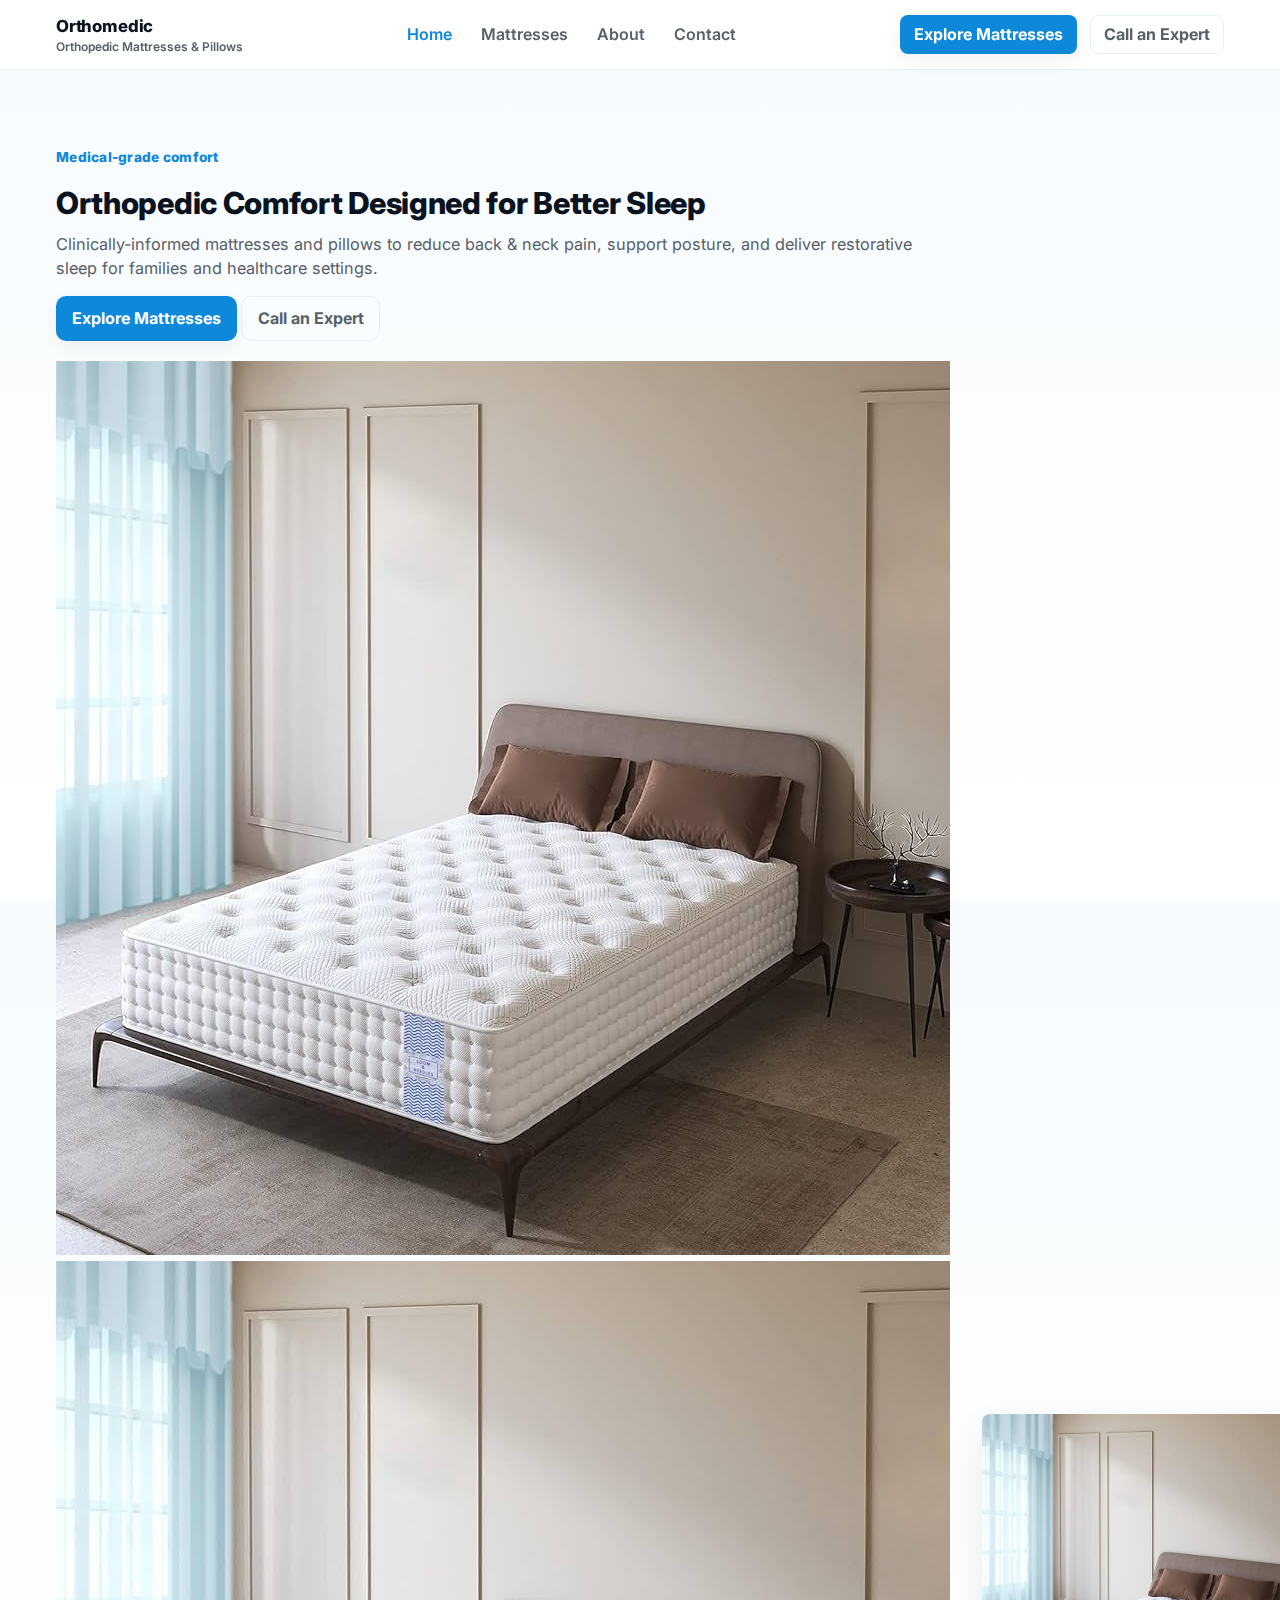
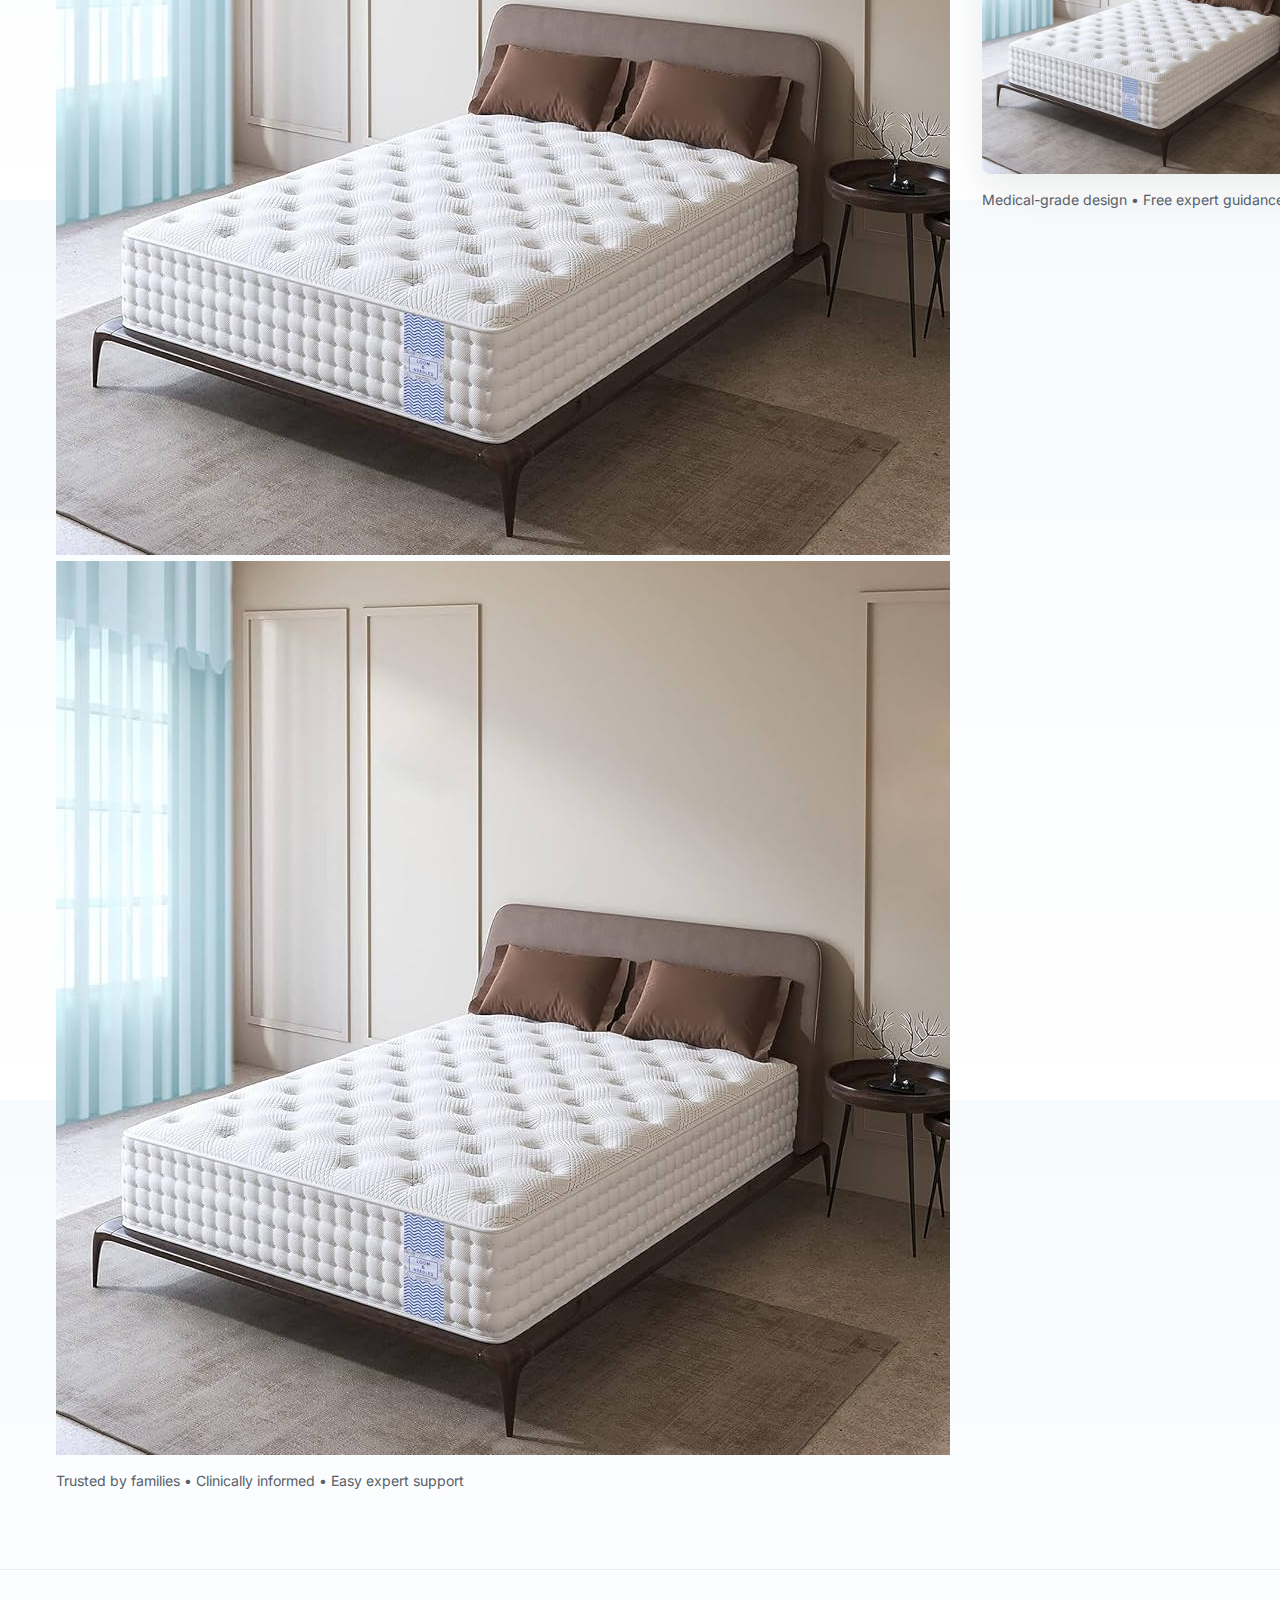
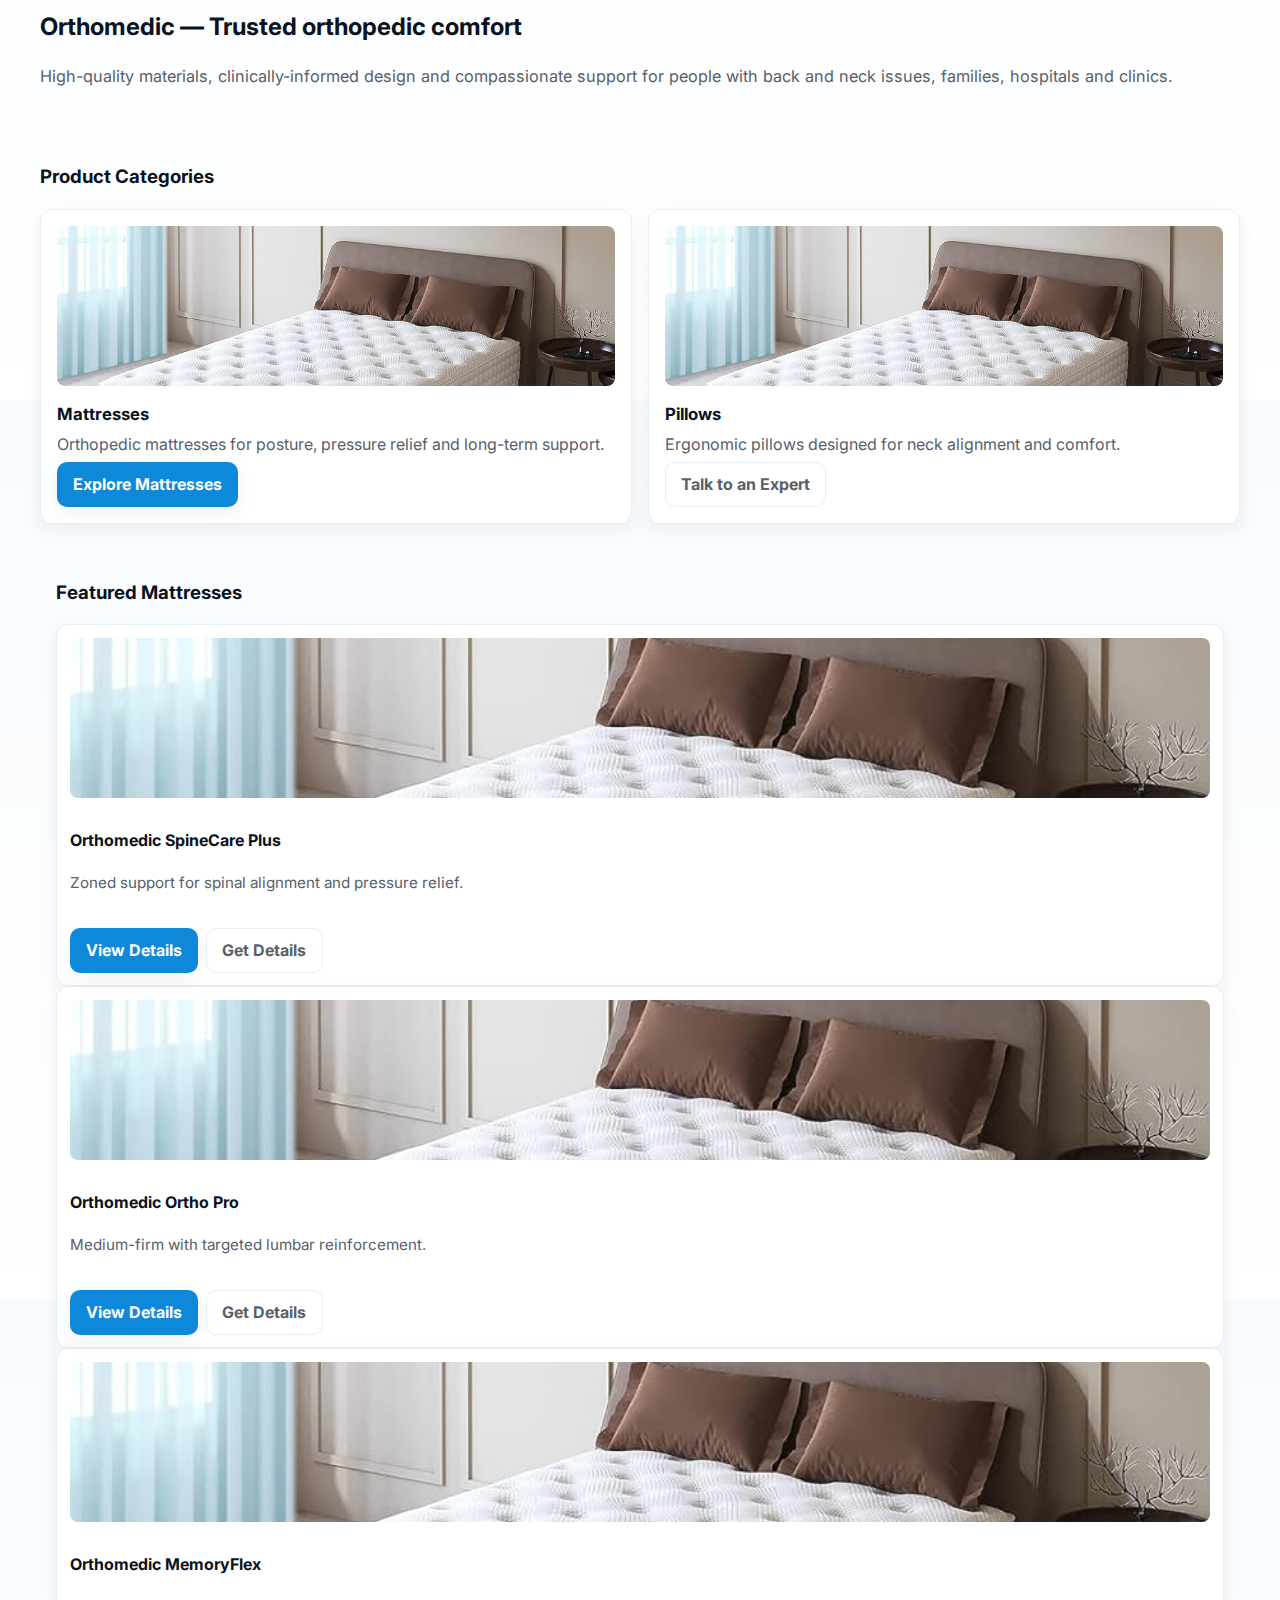
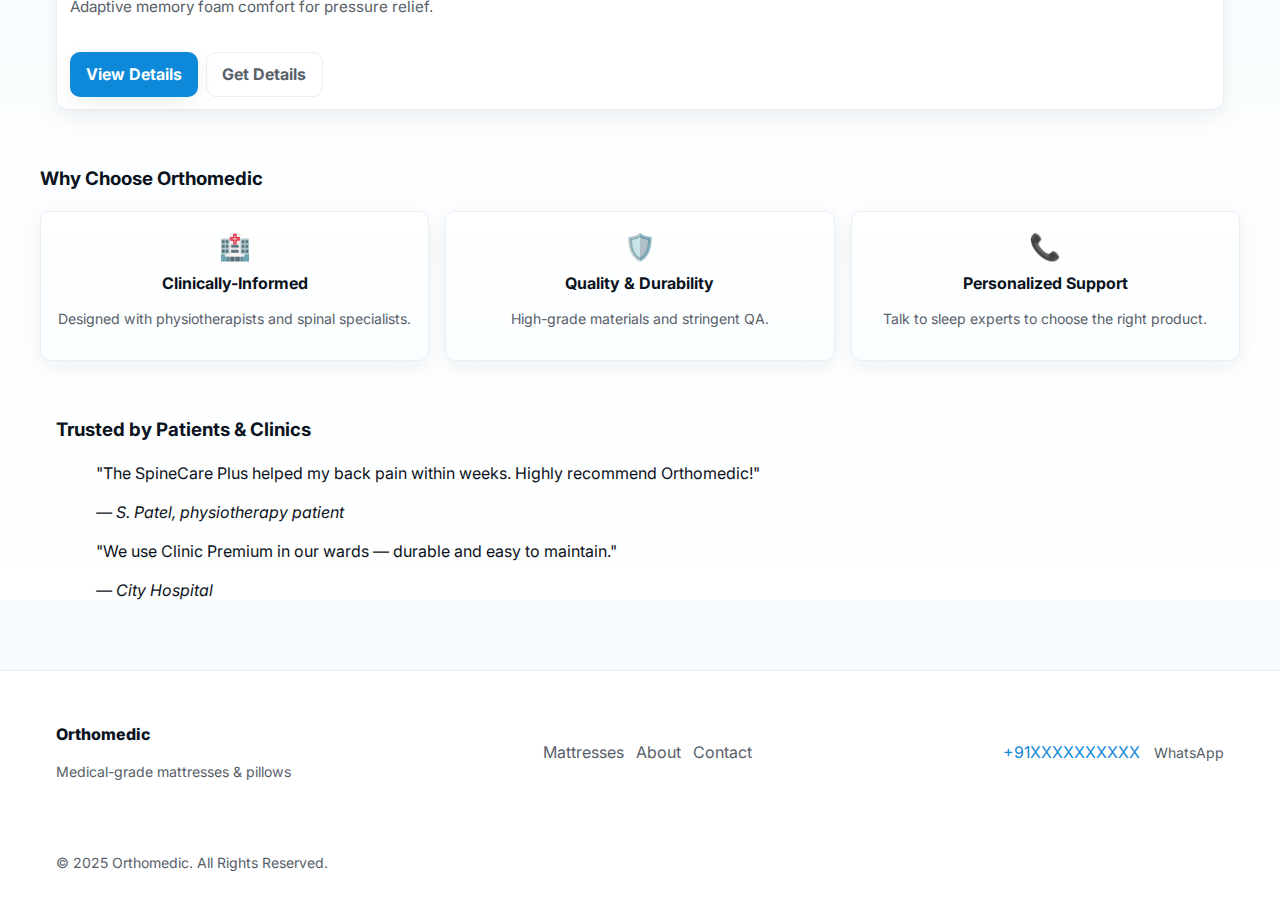
<file: index.html>
<!DOCTYPE html>
<html lang="en">
<head>
  <meta charset="utf-8" />
  <meta name="viewport" content="width=device-width,initial-scale=1" />
  <title>Orthomedic | Orthopedic Mattresses & Pillows</title>
  <meta name="description" content="Orthomedic — medical-grade mattresses & pillows for spine and neck support. Trusted by families and clinics." />
  <link href="https://fonts.googleapis.com/css2?family=Inter:wght@300;400;600;700&display=swap" rel="stylesheet" />
  <link rel="stylesheet" href="css/style.css" />
</head>
<body data-page="home">
  <header class="site-header">
    <div class="container header-inner">
      <a class="brand" href="index.html" aria-label="Orthomedic Home">
        <h2>Orthomedic</h2>
        <small>Orthopedic Mattresses & Pillows</small>
      </a>

      <nav class="main-nav" aria-label="Primary navigation">
        <ul>
          <li><a class="active" href="index.html">Home</a></li>
          <li><a href="products.html">Mattresses</a></li>
          <li><a href="about.html">About</a></li>
          <li><a href="contact.html">Contact</a></li>
        </ul>
      </nav>

      <div class="header-cta">
        <a href="products.html" class="btn btn-primary">Explore Mattresses</a>
        <a href="tel:+91XXXXXXXXXX" class="btn btn-ghost" style="margin-left:.6rem">Call an Expert</a>
      </div>
    </div>
  </header>

  <main>
    <section class="hero">
      <div class="container hero-inner">
        <div class="hero-copy">
          <p class="kicker">Medical-grade comfort</p>
          <h1>Orthopedic Comfort Designed for Better Sleep</h1>
          <p class="lead">Clinically-informed mattresses and pillows to reduce back & neck pain, support posture, and deliver restorative sleep for families and healthcare settings.</p>

          <div class="cta" role="group" aria-label="Primary actions">
            <a href="products.html" class="btn btn-primary">Explore Mattresses</a>
            <a href="tel:+91XXXXXXXXXX" class="btn btn-ghost">Call an Expert</a>
          </div>

          <div class="trust-badges" style="margin-top:1.25rem;">
            <div class="badges" aria-hidden="true">
              <img src="images/demo.png" alt="Trusted by clinics" />
              <img src="images/demo.png" alt="Clinically tested" />
              <img src="images/demo.png" alt="Hypoallergenic" />
            </div>
            <p class="small" style="margin-top:.6rem">Trusted by families • Clinically informed • Easy expert support</p>
          </div>
        </div>

        <aside class="hero-image" aria-hidden="false">
          <div class="hero-well">
            <img src="images/demo.png" alt="Orthomedic mattress demo" style="width:100%;border-radius:8px;max-width:360px" />
            <p class="small muted" style="margin-top:.6rem">Medical-grade design • Free expert guidance</p>
          </div>
        </aside>
      </div>
    </section>

    <section class="intro container">
      <h2>Orthomedic — Trusted orthopedic comfort</h2>
      <p class="lead">High-quality materials, clinically-informed design and compassionate support for people with back and neck issues, families, hospitals and clinics.</p>
    </section>

    <section class="categories container" aria-labelledby="catHeading">
      <h3 id="catHeading">Product Categories</h3>
      <div class="grid grid-2">
        <article class="cat-card">
          <img src="images/demo.png" alt="Mattresses category image" />
          <h4>Mattresses</h4>
          <p>Orthopedic mattresses for posture, pressure relief and long-term support.</p>
          <a href="products.html" class="btn btn-primary">Explore Mattresses</a>
        </article>

        <article class="cat-card">
          <img src="images/demo.png" alt="Pillows category image" />
          <h4>Pillows</h4>
          <p>Ergonomic pillows designed for neck alignment and comfort.</p>
          <a href="contact.html" class="btn btn-ghost">Talk to an Expert</a>
        </article>
      </div>
    </section>

    <section class="featured-products container" aria-labelledby="featuredHeading">
      <h3 id="featuredHeading">Featured Mattresses</h3>
      <div class="product-grid" id="homeFeatured">
        <!-- Static demo featured items (replaceable by JS later) -->
        <article class="product-card" role="article">
          <img src="images/demo.png" alt="Orthomedic SpineCare Plus" />
          <div class="card-content">
            <h4>Orthomedic SpineCare Plus</h4>
            <p class="small muted">Zoned support for spinal alignment and pressure relief.</p>
            <div class="card-actions">
              <a href="product-detail.html?id=spinecare-plus" class="btn btn-primary">View Details</a>
              <a href="https://wa.me/91XXXXXXXXXX?text=Hi%2C%20I%27m%20interested%20in%20Orthomedic%20SpineCare%20Plus.%20Please%20share%20details." class="btn btn-ghost">Get Details</a>
            </div>
          </div>
        </article>

        <article class="product-card">
          <img src="images/demo.png" alt="Orthomedic Ortho Pro" />
          <div class="card-content">
            <h4>Orthomedic Ortho Pro</h4>
            <p class="small muted">Medium-firm with targeted lumbar reinforcement.</p>
            <div class="card-actions">
              <a href="product-detail.html?id=ortho-pro" class="btn btn-primary">View Details</a>
              <a href="https://wa.me/91XXXXXXXXXX?text=Hi%2C%20I%27m%20interested%20in%20Orthomedic%20Ortho%20Pro.%20Please%20share%20details." class="btn btn-ghost">Get Details</a>
            </div>
          </div>
        </article>

        <article class="product-card">
          <img src="images/demo.png" alt="Orthomedic MemoryFlex" />
          <div class="card-content">
            <h4>Orthomedic MemoryFlex</h4>
            <p class="small muted">Adaptive memory foam comfort for pressure relief.</p>
            <div class="card-actions">
              <a href="product-detail.html?id=memoryflex" class="btn btn-primary">View Details</a>
              <a href="https://wa.me/91XXXXXXXXXX?text=Hi%2C%20I%27m%20interested%20in%20Orthomedic%20MemoryFlex.%20Please%20share%20details." class="btn btn-ghost">Get Details</a>
            </div>
          </div>
        </article>
      </div>
    </section>

    <section class="why container" aria-labelledby="whyHeading">
      <h3 id="whyHeading">Why Choose Orthomedic</h3>
      <div class="why-grid grid-3">
        <div class="why-item">
          <div class="icon">🏥</div>
          <h4>Clinically-Informed</h4>
          <p class="small muted">Designed with physiotherapists and spinal specialists.</p>
        </div>

        <div class="why-item">
          <div class="icon">🛡️</div>
          <h4>Quality & Durability</h4>
          <p class="small muted">High-grade materials and stringent QA.</p>
        </div>

        <div class="why-item">
          <div class="icon">📞</div>
          <h4>Personalized Support</h4>
          <p class="small muted">Talk to sleep experts to choose the right product.</p>
        </div>
      </div>
    </section>

    <section class="testimonials container" aria-labelledby="testiHeading">
      <h3 id="testiHeading">Trusted by Patients & Clinics</h3>
      <div class="testimonials-list">
        <blockquote>
          <p>"The SpineCare Plus helped my back pain within weeks. Highly recommend Orthomedic!"</p>
          <cite>— S. Patel, physiotherapy patient</cite>
        </blockquote>

        <blockquote>
          <p>"We use Clinic Premium in our wards — durable and easy to maintain."</p>
          <cite>— City Hospital</cite>
        </blockquote>
      </div>
    </section>
  </main>

  <footer class="site-footer">
    <div class="container footer-inner">
      <div>
        <p class="brand-small">Orthomedic</p>
        <p class="small muted">Medical-grade mattresses & pillows</p>
      </div>

      <nav class="footer-links" aria-label="Footer">
        <a href="products.html">Mattresses</a>
        <a href="about.html">About</a>
        <a href="contact.html">Contact</a>
      </nav>

      <div class="contact">
        <a href="tel:+91XXXXXXXXXX">+91XXXXXXXXXX</a>
        <a href="https://wa.me/91XXXXXXXXXX?text=Hi%2C%20I%27m%20interested%20in%20Orthomedic.%20Please%20share%20details." class="small muted" style="display:inline-block;margin-left:.6rem">WhatsApp</a>
      </div>
    </div>

    <div class="container copyright" style="margin-top:.6rem">
      <p class="small muted">© 2025 Orthomedic. All Rights Reserved.</p>
    </div>
  </footer>

  <script src="js/products.js"></script>
  <script src="js/script.js"></script>
</body>
</html>
</file>
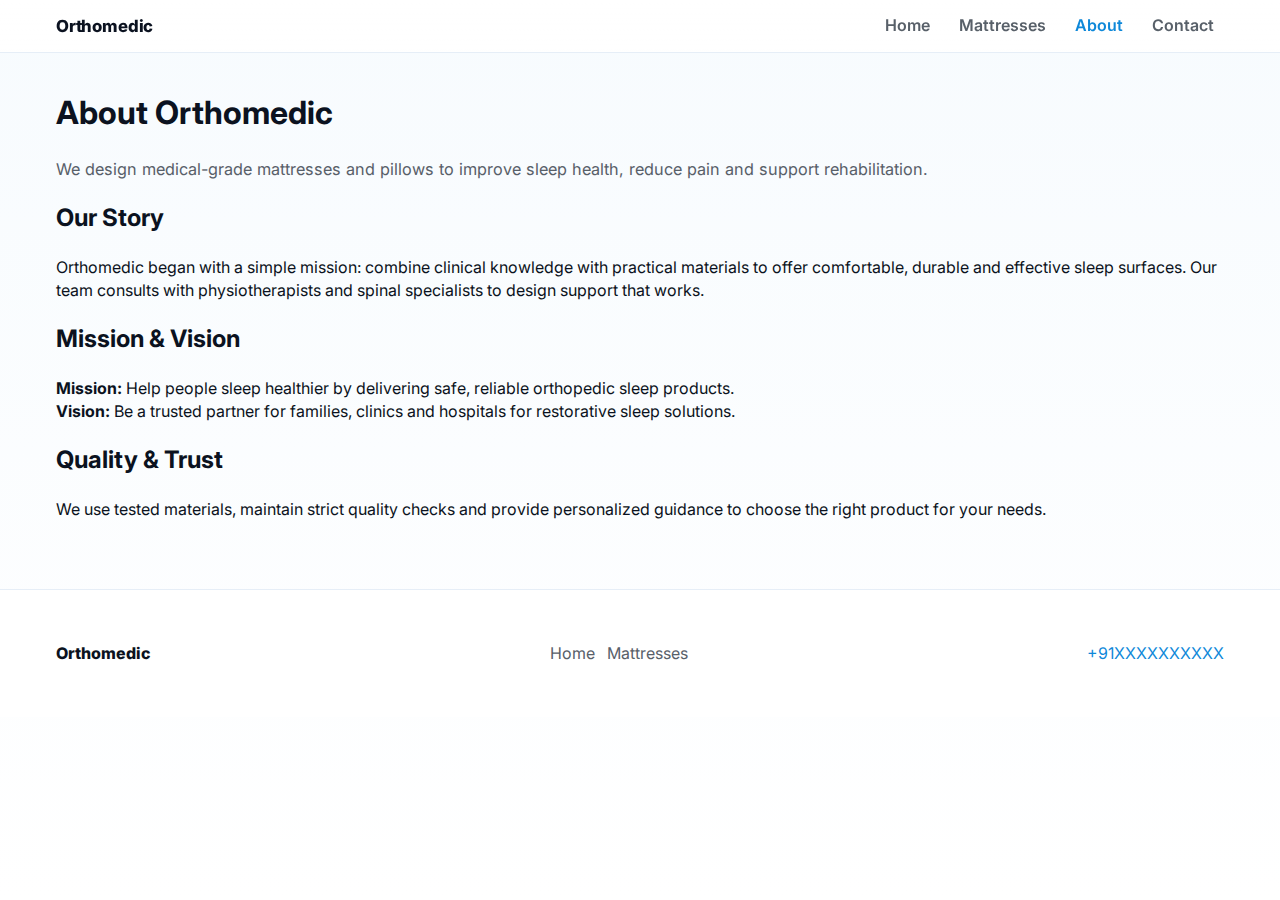
<file: about.html>
<!DOCTYPE html>
<html lang="en">
<head>
  <meta charset="utf-8">
  <meta name="viewport" content="width=device-width,initial-scale=1">
  <title>About Orthomedic</title>
  <meta name="description" content="About Orthomedic — our mission to deliver orthopedic sleep solutions for families, clinics and patients.">
  <link href="https://fonts.googleapis.com/css2?family=Inter:wght@300;400;600;700&display=swap" rel="stylesheet">
  <link rel="stylesheet" href="css/style.css">
</head>
<body data-page="about">

<header class="site-header">
  <div class="container header-inner">
    <a class="brand" href="index.html"><h2>Orthomedic</h2></a>
    <nav class="main-nav" aria-label="Primary">
      <ul>
        <li><a href="index.html">Home</a></li>
        <li><a href="products.html">Mattresses</a></li>
        <li><a href="about.html" class="active">About</a></li>
        <li><a href="contact.html">Contact</a></li>
      </ul>
    </nav>
  </div>
</header>

<main class="container">
  <h1>About Orthomedic</h1>
  <p class="lead">We design medical-grade mattresses and pillows to improve sleep health, reduce pain and support rehabilitation.</p>

  <section>
    <h2>Our Story</h2>
    <p>Orthomedic began with a simple mission: combine clinical knowledge with practical materials to offer comfortable, durable and effective sleep surfaces. Our team consults with physiotherapists and spinal specialists to design support that works.</p>
  </section>

  <section>
    <h2>Mission & Vision</h2>
    <p><strong>Mission:</strong> Help people sleep healthier by delivering safe, reliable orthopedic sleep products.<br>
       <strong>Vision:</strong> Be a trusted partner for families, clinics and hospitals for restorative sleep solutions.</p>
  </section>

  <section>
    <h2>Quality & Trust</h2>
    <p>We use tested materials, maintain strict quality checks and provide personalized guidance to choose the right product for your needs.</p>
  </section>
</main>

<footer class="site-footer">
  <div class="container footer-inner">
    <div>
      <p class="brand-small">Orthomedic</p>
    </div>
    <nav class="footer-links">
      <a href="index.html">Home</a>
      <a href="products.html">Mattresses</a>
    </nav>
    <div class="contact"><a href="tel:+91XXXXXXXXXX">+91XXXXXXXXXX</a></div>
  </div>
</footer>

</body>
</html>
</file>
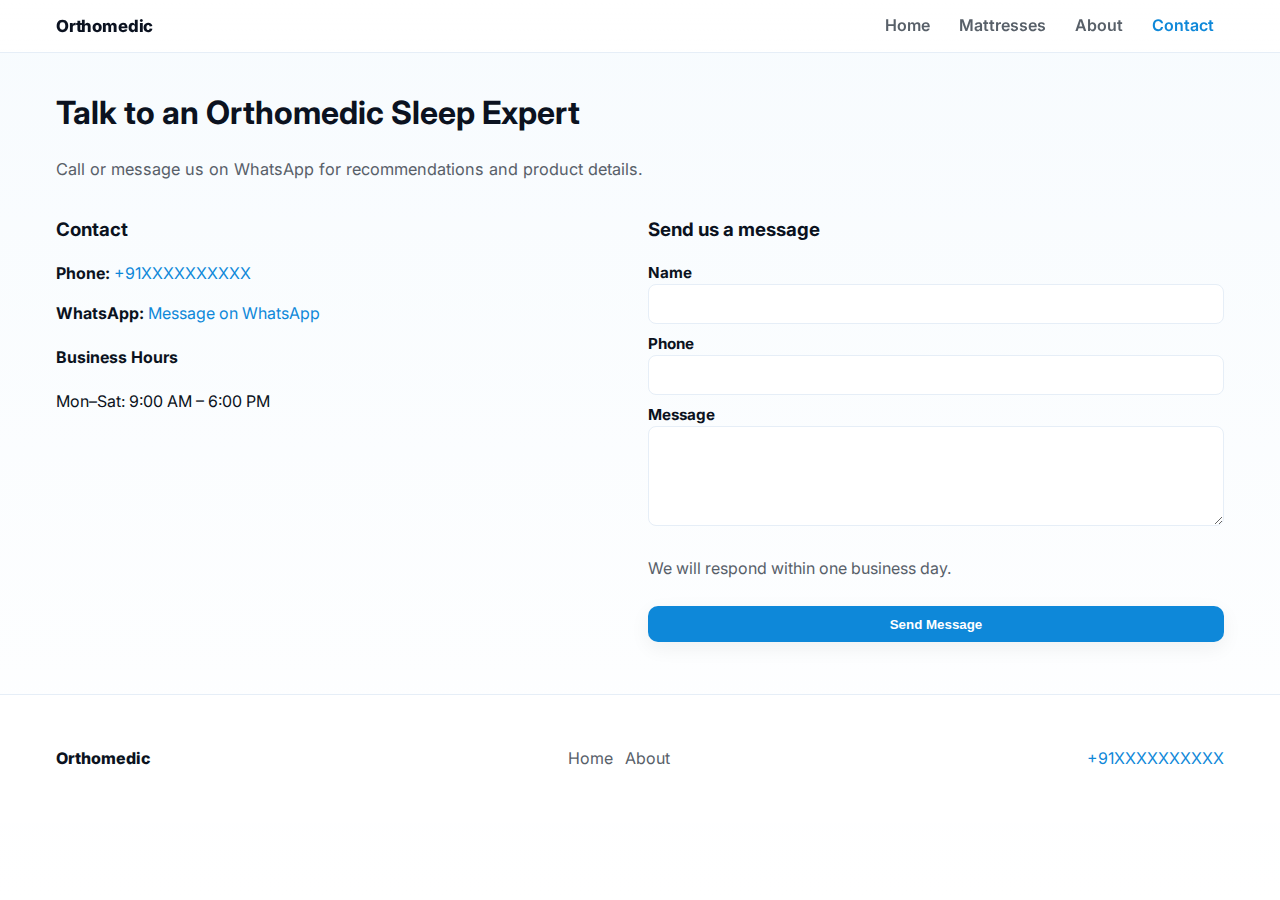
<file: contact.html>
<!DOCTYPE html>
<html lang="en">
<head>
  <meta charset="utf-8">
  <meta name="viewport" content="width=device-width,initial-scale=1">
  <title>Contact Orthomedic</title>
  <meta name="description" content="Talk to an Orthomedic sleep expert. Call or contact us via WhatsApp.">
  <link href="https://fonts.googleapis.com/css2?family=Inter:wght@300;400;600;700&display=swap" rel="stylesheet">
  <link rel="stylesheet" href="css/style.css">
</head>
<body data-page="contact">

<header class="site-header">
  <div class="container header-inner">
    <a class="brand" href="index.html"><h2>Orthomedic</h2></a>
    <nav class="main-nav" aria-label="Primary">
      <ul>
        <li><a href="index.html">Home</a></li>
        <li><a href="products.html">Mattresses</a></li>
        <li><a href="about.html">About</a></li>
        <li><a href="contact.html" class="active">Contact</a></li>
      </ul>
    </nav>
  </div>
</header>

<main class="container contact-page">
  <h1>Talk to an Orthomedic Sleep Expert</h1>
  <p class="lead">Call or message us on WhatsApp for recommendations and product details.</p>

  <div class="grid grid-2 contact-grid">
    <aside class="contact-info">
      <h3>Contact</h3>
      <p><strong>Phone:</strong> <a href="tel:+91XXXXXXXXXX">+91XXXXXXXXXX</a></p>
      <p><strong>WhatsApp:</strong> <a href="https://wa.me/91XXXXXXXXXX?text=Hi%2C%20I%27m%20interested%20in%20Orthomedic.%20Please%20share%20details.">Message on WhatsApp</a></p>

      <h4>Business Hours</h4>
      <p>Mon–Sat: 9:00 AM – 6:00 PM</p>
    </aside>

    <section>
      <h3>Send us a message</h3>
      <form id="contactForm" class="contact-form" novalidate>
        <label>
          Name
          <input type="text" name="name" id="contactName" required>
        </label>

        <label>
          Phone
          <input type="tel" name="phone" id="contactPhone" required pattern="[0-9+ ]{6,}">
        </label>

        <label>
          Message
          <textarea name="message" id="contactMessage" rows="5" required></textarea>
        </label>

        <p class="muted">We will respond within one business day.</p>

        <button class="btn btn-primary" type="submit">Send Message</button>
      </form>

      <div id="contactNotice" class="notice" aria-live="polite" hidden></div>
    </section>
  </div>
</main>

<footer class="site-footer">
  <div class="container footer-inner">
    <div><p class="brand-small">Orthomedic</p></div>
    <nav class="footer-links">
      <a href="index.html">Home</a>
      <a href="about.html">About</a>
    </nav>
    <div class="contact"><a href="tel:+91XXXXXXXXXX">+91XXXXXXXXXX</a></div>
  </div>
</footer>

<script src="js/script.js"></script>
</body>
</html>
</file>
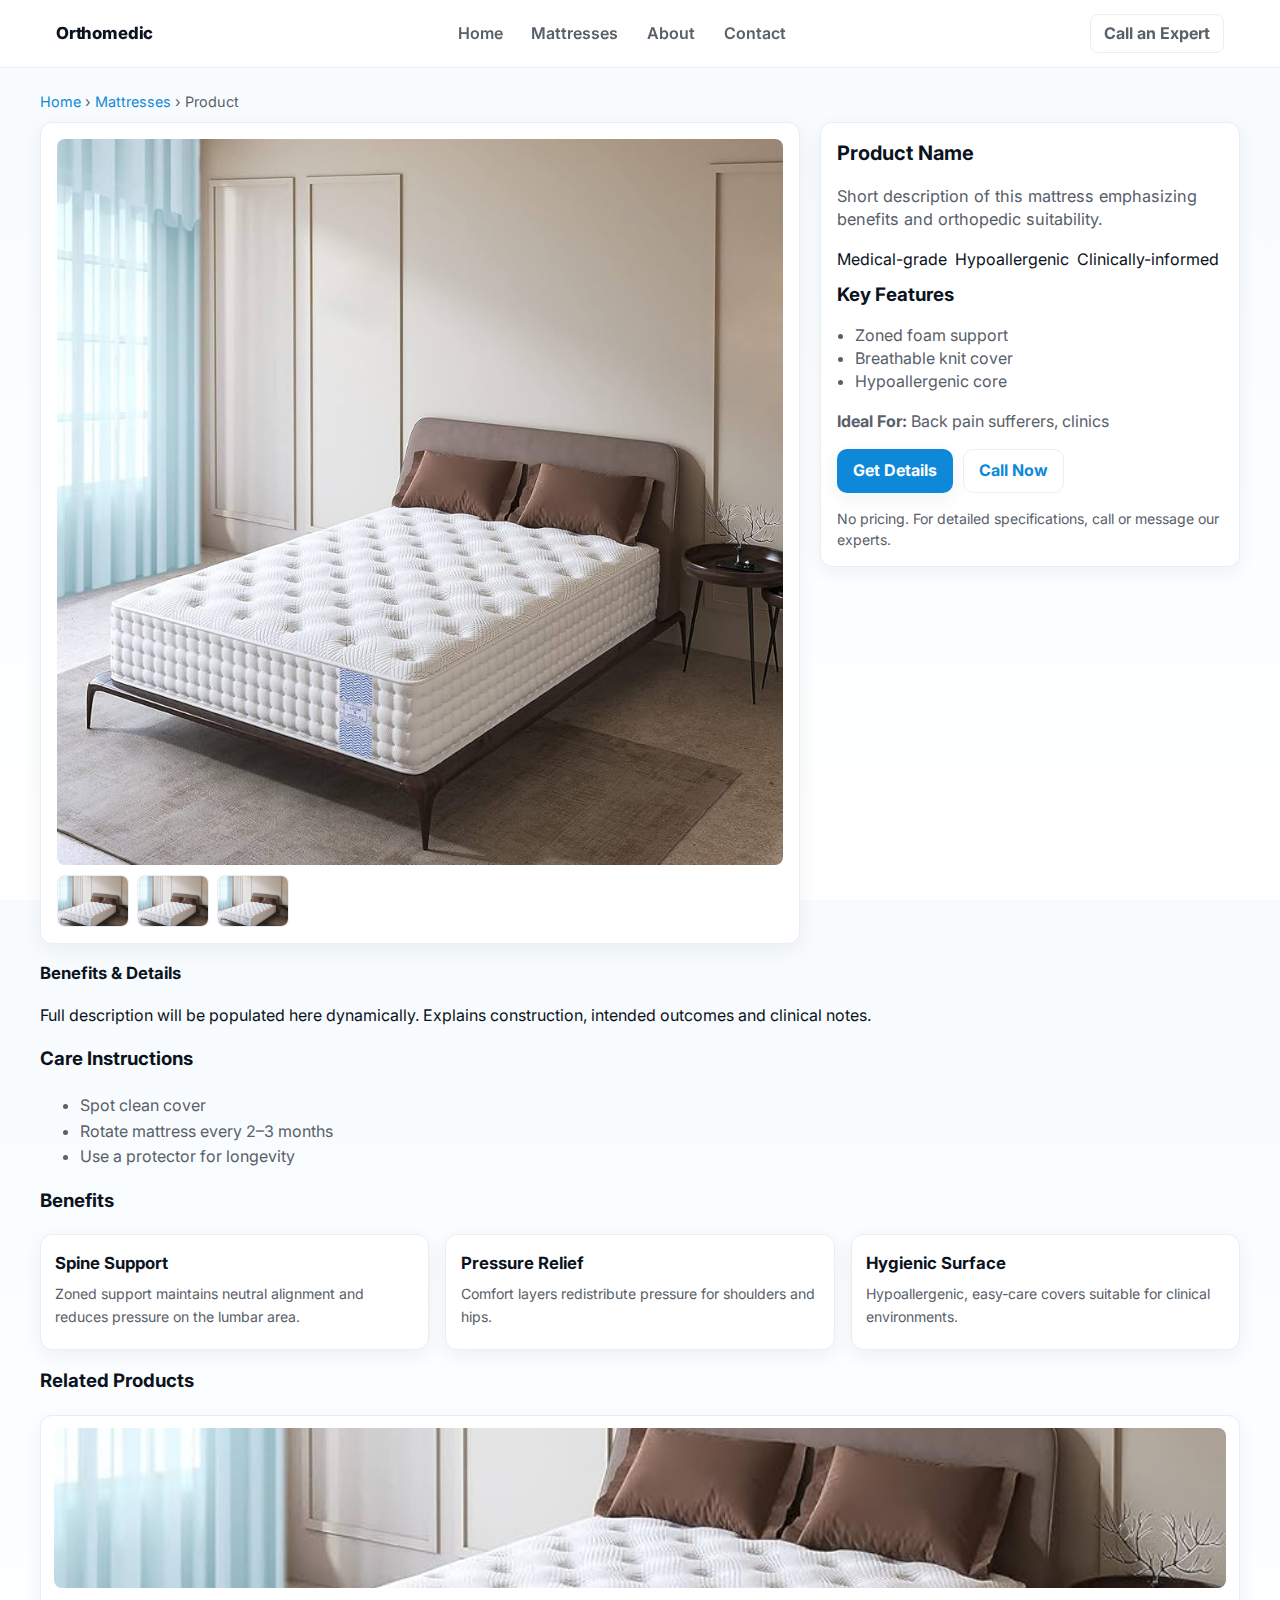
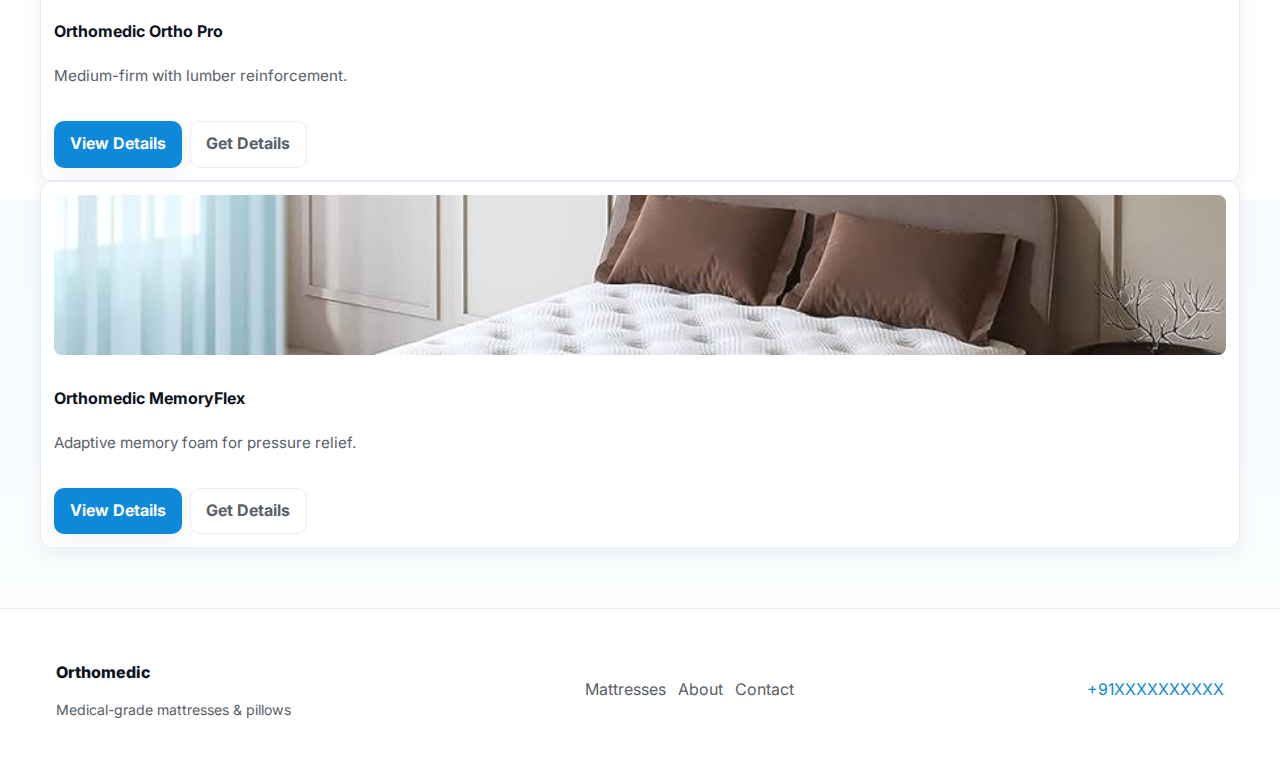
<file: product-detail.html>
<!DOCTYPE html>
<html lang="en">
<head>
  <meta charset="utf-8" />
  <meta name="viewport" content="width=device-width,initial-scale=1" />
  <title id="metaTitle">Orthomedic Product</title>
  <meta name="description" id="metaDescription" content="" />
  <link href="https://fonts.googleapis.com/css2?family=Inter:wght@300;400;600;700&display=swap" rel="stylesheet" />
  <link rel="stylesheet" href="css/style.css" />
</head>
<body data-page="product-detail">
  <header class="site-header">
    <div class="container header-inner">
      <a class="brand" href="index.html" aria-label="Orthomedic home">
        <h2>Orthomedic</h2>
      </a>

      <nav class="main-nav" aria-label="Primary navigation">
        <ul>
          <li><a href="index.html">Home</a></li>
          <li><a href="products.html">Mattresses</a></li>
          <li><a href="about.html">About</a></li>
          <li><a href="contact.html">Contact</a></li>
        </ul>
      </nav>

      <div class="header-cta">
        <a href="tel:+91XXXXXXXXXX" class="btn btn-ghost">Call an Expert</a>
      </div>
    </div>
  </header>

  <main class="container product-detail" aria-live="polite">
    <nav class="breadcrumb" aria-label="Breadcrumb">
      <a href="index.html">Home</a> › <a href="products.html">Mattresses</a> › <span id="crumbName" aria-current="page">Product</span>
    </nav>

    <div class="product-top" role="region" aria-labelledby="prodName">
      <div class="gallery" aria-label="Product image gallery">
        <div class="main-img" style="display:flex;align-items:center;justify-content:center">
          <img id="prodImage" src="images/demo.png" alt="Orthomedic product image" />
        </div>

        <div class="thumbs" id="thumbs" aria-hidden="false">
          <!-- thumbnails injected by JS; fallback thumbnails -->
          <img src="images/demo.png" alt="thumbnail 1" />
          <img src="images/demo.png" alt="thumbnail 2" />
          <img src="images/demo.png" alt="thumbnail 3" />
        </div>
      </div>

      <aside class="product-summary" aria-labelledby="prodName" style="position:relative">
        <h1 id="prodName">Product Name</h1>
        <p id="prodShort" class="lead">Short description of this mattress emphasizing benefits and orthopedic suitability.</p>

        <div style="display:flex;gap:.5rem;flex-wrap:wrap;margin-bottom:.5rem">
          <span class="badge">Medical-grade</span>
          <span class="badge">Hypoallergenic</span>
          <span class="badge">Clinically-informed</span>
        </div>

        <h3 style="margin:.6rem 0 .2rem">Key Features</h3>
        <ul class="product-features" id="prodFeatures" aria-label="Key features">
          <!-- filled by JS -->
          <li>Zoned foam support</li>
          <li>Breathable knit cover</li>
          <li>Hypoallergenic core</li>
        </ul>

        <p class="muted" id="prodIdeal"><strong>Ideal For:</strong> Back pain sufferers, clinics</p>

        <div class="product-actions" style="margin-top:1rem">
          <a id="whatsappBtn" class="btn btn-primary" href="#" aria-label="Get details on WhatsApp">Get Details</a>
          <a id="callBtn" class="btn btn-secondary" href="#" aria-label="Call now">Call Now</a>
        </div>

        <div style="margin-top:1rem" class="small muted">No pricing. For detailed specifications, call or message our experts.</div>
      </aside>
    </div>

    <section class="product-info">
      <h2>Benefits & Details</h2>
      <p id="prodFull">Full description will be populated here dynamically. Explains construction, intended outcomes and clinical notes.</p>

      <h3 style="margin-top:1rem">Care Instructions</h3>
      <ul id="prodCare" class="muted-list muted">
        <li>Spot clean cover</li>
        <li>Rotate mattress every 2–3 months</li>
        <li>Use a protector for longevity</li>
      </ul>

      <h3 style="margin-top:1rem">Benefits</h3>
      <div class="grid grid-3" style="margin-top:.6rem">
        <div class="cat-card" style="padding:.9rem">
          <h4>Spine Support</h4>
          <p class="small muted">Zoned support maintains neutral alignment and reduces pressure on the lumbar area.</p>
        </div>

        <div class="cat-card" style="padding:.9rem">
          <h4>Pressure Relief</h4>
          <p class="small muted">Comfort layers redistribute pressure for shoulders and hips.</p>
        </div>

        <div class="cat-card" style="padding:.9rem">
          <h4>Hygienic Surface</h4>
          <p class="small muted">Hypoallergenic, easy-care covers suitable for clinical environments.</p>
        </div>
      </div>

      <h3 style="margin-top:1rem">Related Products</h3>
      <div id="relatedProducts" class="product-grid" style="margin-top:.6rem">
        <!-- small static related list, replaceable by JS later -->
        <article class="product-card">
          <img src="images/demo.png" alt="Related product 1">
          <div class="card-content">
            <h4>Orthomedic Ortho Pro</h4>
            <p class="small muted">Medium-firm with lumber reinforcement.</p>
            <div class="card-actions">
              <a href="product-detail.html?id=ortho-pro" class="btn btn-primary">View Details</a>
              <a href="https://wa.me/91XXXXXXXXXX?text=Hi%2C%20I%27m%20interested%20in%20Orthomedic%20Ortho%20Pro.%20Please%20share%20details." class="btn btn-ghost">Get Details</a>
            </div>
          </div>
        </article>

        <article class="product-card">
          <img src="images/demo.png" alt="Related product 2">
          <div class="card-content">
            <h4>Orthomedic MemoryFlex</h4>
            <p class="small muted">Adaptive memory foam for pressure relief.</p>
            <div class="card-actions">
              <a href="product-detail.html?id=memoryflex" class="btn btn-primary">View Details</a>
              <a href="https://wa.me/91XXXXXXXXXX?text=Hi%2C%20I%27m%20interested%20in%20Orthomedic%20MemoryFlex.%20Please%20share%20details." class="btn btn-ghost">Get Details</a>
            </div>
          </div>
        </article>
      </div>
    </section>
  </main>

  <footer class="site-footer">
    <div class="container footer-inner">
      <div>
        <p class="brand-small">Orthomedic</p>
        <p class="small muted">Medical-grade mattresses & pillows</p>
      </div>

      <nav class="footer-links">
        <a href="products.html">Mattresses</a>
        <a href="about.html">About</a>
        <a href="contact.html">Contact</a>
      </nav>

      <div class="contact">
        <a href="tel:+91XXXXXXXXXX">+91XXXXXXXXXX</a>
      </div>
    </div>
  </footer>

  <script src="js/products.js"></script>
  <script src="js/script.js"></script>

  <script>
    // small enhancement: keep gallery thumbnails and CTA updated for current product if JS has already populated product details
    document.addEventListener('DOMContentLoaded', () => {
      // quick thumbnail fallback interaction
      document.querySelectorAll('.thumbs img').forEach(img => {
        img.addEventListener('click', () => {
          const main = document.getElementById('prodImage');
          main.src = img.src;
          main.alt = img.alt || main.alt;
        });
      });
    });
  </script>
</body>
</html>
</file>
<file: css/style.css>
/* Orthomedic — Clean, professional CSS (single-file replacement)
   Improves layout, spacing, accessibility, and responsive behavior across all pages.
   Replace the existing css/style.css with this content. */

:root{
  --accent: #0e88d9;
  --accent-700: #0b6fae;
  --muted: #586069;
  --bg: #f7fbfe;
  --card: #ffffff;
  --border: #e6eef7;
  --radius: 12px;
  --shadow-sm: 0 6px 20px rgba(16,28,40,0.06);
  --shadow-lg: 0 18px 40px rgba(10,20,30,0.08);
  --max-width: 1200px;
  --text: #0b1220;
  --glass: rgba(255,255,255,0.7);
  --gap: 1rem;
  font-size: 16px;
  --transition: 160ms cubic-bezier(.2,.9,.3,1);
}

/* Base + Reset */
*{box-sizing:border-box}
html,body{height:100%;background:linear-gradient(180deg,var(--bg),#ffffff);-webkit-font-smoothing:antialiased;-moz-osx-font-smoothing:grayscale}
body{margin:0;color:var(--text);font-family:Inter,system-ui,-apple-system,"Segoe UI",Roboto,Helvetica,Arial;font-weight:400;line-height:1.45}
.container{max-width:var(--max-width);margin:0 auto;padding:1rem}
a{color:var(--accent);text-decoration:none}
a:focus{outline:3px solid rgba(14,136,217,0.12);outline-offset:3px;border-radius:8px}

/* Accessibility helper */
.sr-only{position:absolute;width:1px;height:1px;padding:0;margin:-1px;overflow:hidden;clip:rect(0,0,0,0);white-space:nowrap;border:0}

/* Header (sticky) */
.site-header{position:sticky;top:0;z-index:60;background:linear-gradient(180deg,rgba(255,255,255,0.96),#fff);border-bottom:1px solid var(--border);backdrop-filter:blur(6px)}
.header-inner{display:flex;align-items:center;justify-content:space-between;gap:1rem;padding:.85rem 1rem}
.brand{display:flex;flex-direction:column;color:var(--text);text-decoration:none}
.brand h2{margin:0;font-size:1.05rem;letter-spacing:-0.01em;font-weight:800}
.brand small{font-size:.75rem;color:var(--muted);font-weight:600}
.main-nav ul{list-style:none;margin:0;padding:0;display:flex;gap:.5rem;align-items:center}
.main-nav a{color:var(--muted);padding:.45rem .65rem;border-radius:8px;font-weight:600}
.main-nav a:hover,.main-nav a.active{color:var(--accent)}
.header-cta .btn{padding:.45rem .8rem;border-radius:8px}

/* Buttons */
.btn{display:inline-block;text-decoration:none;border-radius:10px;padding:.6rem .95rem;font-weight:700;border:1px solid transparent;cursor:pointer;transition:transform var(--transition),box-shadow var(--transition)}
.btn-primary{background:var(--accent);color:white;box-shadow:var(--shadow-sm)}
.btn-primary:hover{background:var(--accent-700);transform:translateY(-2px)}
.btn-secondary{background:transparent;border:1px solid rgba(14,136,217,0.12);color:var(--accent)}
.btn-ghost{background:transparent;border:1px solid var(--border);color:var(--muted)}

/* HERO */
.hero{padding:3rem 0;border-bottom:1px solid var(--border)}
.hero-inner{display:grid;grid-template-columns:1fr 420px;gap:2rem;align-items:center}
.hero-copy h1{font-size:1.9rem;margin:.15rem 0 0;font-weight:800;letter-spacing:-0.01em}
.hero-copy .lead{margin:.5rem 0 1rem;color:var(--muted);font-size:1.02rem}
.hero-image img{width:100%;height:auto;border-radius:12px;box-shadow:var(--shadow-lg)}

/* Intro/Category sections */
.intro{padding:1.25rem 0;text-align:left}
.categories{padding:1.25rem 0}
.grid{display:grid;gap:1rem}
.grid-2{grid-template-columns:repeat(2,1fr)}
.grid-3{grid-template-columns:repeat(3,1fr)}
.cat-card{background:var(--card);border-radius:12px;padding:1rem;border:1px solid var(--border);box-shadow:var(--shadow-sm)}
.cat-card img{width:100%;height:160px;object-fit:cover;border-radius:8px;margin-bottom:.6rem}
.cat-card h4{margin:0;font-size:1.05rem}
.cat-card p{margin:.4rem 0;color:var(--muted)}

/* Why Choose section */
.why{padding:1.25rem 0}
.why-grid{display:grid;grid-template-columns:repeat(3,1fr);gap:1rem}
.why-item{background:linear-gradient(180deg,#fff,#fbfeff);padding:1rem;border-radius:10px;border:1px solid var(--border);text-align:center;box-shadow:var(--shadow-sm)}
.why-item .icon{font-size:1.6rem;margin-bottom:.45rem}
.why-item h4{margin:.25rem 0;font-size:1rem}

/* Products list (used on products.html) */
.products-grid{display:grid;gap:1rem;margin-top:1.25rem;grid-template-columns:1fr}
@media(min-width:700px){.products-grid{grid-template-columns:repeat(2,1fr)}}
@media(min-width:980px){.products-grid{grid-template-columns:repeat(4,1fr)}}

.product-card{background:var(--card);border-radius:12px;padding:.8rem;border:1px solid var(--border);box-shadow:var(--shadow-sm);display:flex;flex-direction:column;gap:.6rem;transition:transform var(--transition),box-shadow var(--transition)}
.product-card:hover{transform:translateY(-6px);box-shadow:var(--shadow-lg)}
.product-card img{width:100%;height:160px;object-fit:cover;border-radius:8px}
.product-card h3{margin:0;font-size:1rem}
.product-card p{color:var(--muted);font-size:.95rem;line-height:1.3;flex:1;min-height:2.6em;overflow:hidden}
.product-card .card-actions{display:flex;gap:.5rem;align-items:center}

/* Product Detail */
.product-detail{padding:1.5rem 0}
.breadcrumb{font-size:.9rem;color:var(--muted);margin-bottom:.6rem}
.product-top{display:grid;grid-template-columns:1fr 420px;gap:1.25rem;align-items:start}
.gallery{background:var(--card);padding:1rem;border-radius:12px;border:1px solid var(--border);box-shadow:var(--shadow-sm)}
.gallery .main-img img{width:100%;height:auto;border-radius:8px;display:block}
.thumbs{display:flex;gap:.5rem;margin-top:.6rem}
.thumbs img{width:72px;height:52px;object-fit:cover;border-radius:8px;cursor:pointer;border:1px solid var(--border)}
.product-summary{background:var(--card);padding:1rem;border-radius:12px;border:1px solid var(--border);box-shadow:var(--shadow-sm)}
.product-summary h1{margin:0 0 .5rem;font-size:1.25rem}
.product-features{list-style:disc;margin:1rem 0;padding-left:1.15rem;color:var(--muted)}
.product-actions{display:flex;gap:.6rem;margin-top:1rem;flex-wrap:wrap}
.product-info{margin-top:1rem;line-height:1.6}
.product-info h2{margin-top:0;font-size:1.05rem}
.muted{color:var(--muted)}
.notice{margin-top:.8rem;padding:.8rem;border-radius:10px;background:#eef7f9;color:#06424a}

/* Contact form */
.contact-form{display:grid;gap:.6rem}
.contact-form label{display:block;font-weight:700;font-size:.95rem;color:var(--text)}
.contact-form input,.contact-form textarea{width:100%;padding:.7rem;border-radius:8px;border:1px solid var(--border);background:#fff}
.contact-form input:focus,.contact-form textarea:focus{box-shadow:var(--shadow-sm);border-color:var(--accent-700);outline:none}

/* Footer */
.site-footer{padding:1.25rem 0;background:#fff;border-top:1px solid var(--border);margin-top:2.25rem}
.footer-inner{display:flex;align-items:center;justify-content:space-between;gap:1rem;flex-wrap:wrap}
.footer-inner .brand-small{font-weight:800}
.footer-links{display:flex;gap:.75rem}
.footer-links a{color:var(--muted)}

/* Responsive tweaks */
@media (max-width:980px){
  .hero-inner{grid-template-columns:1fr 320px}
  .grid-3{grid-template-columns:repeat(2,1fr)}
  .products-grid{grid-template-columns:repeat(2,1fr)}
  .product-top{grid-template-columns:1fr}
}
@media (max-width:700px){
  .hero-inner{grid-template-columns:1fr;gap:1rem}
  .hero-copy h1{font-size:1.35rem}
  .main-nav ul{display:none}
  .product-card img{height:150px}
  .products-grid{grid-template-columns:1fr}
  .categories .grid-2{grid-template-columns:1fr}
  .why-grid{grid-template-columns:1fr}
  .footer-inner{flex-direction:column;align-items:flex-start}
  .header-inner{padding:.6rem}
}

/* Reduced motion */
@media (prefers-reduced-motion: reduce){
  *{transition:none!important}
}

/* small utility classes */
.center{text-align:center}
.lead{color:var(--muted);font-size:1.02rem}
.kicker{font-size:.85rem;color:var(--accent);font-weight:800;letter-spacing:.02em}
.small{font-size:.88rem;color:var(--muted)}
</file>
